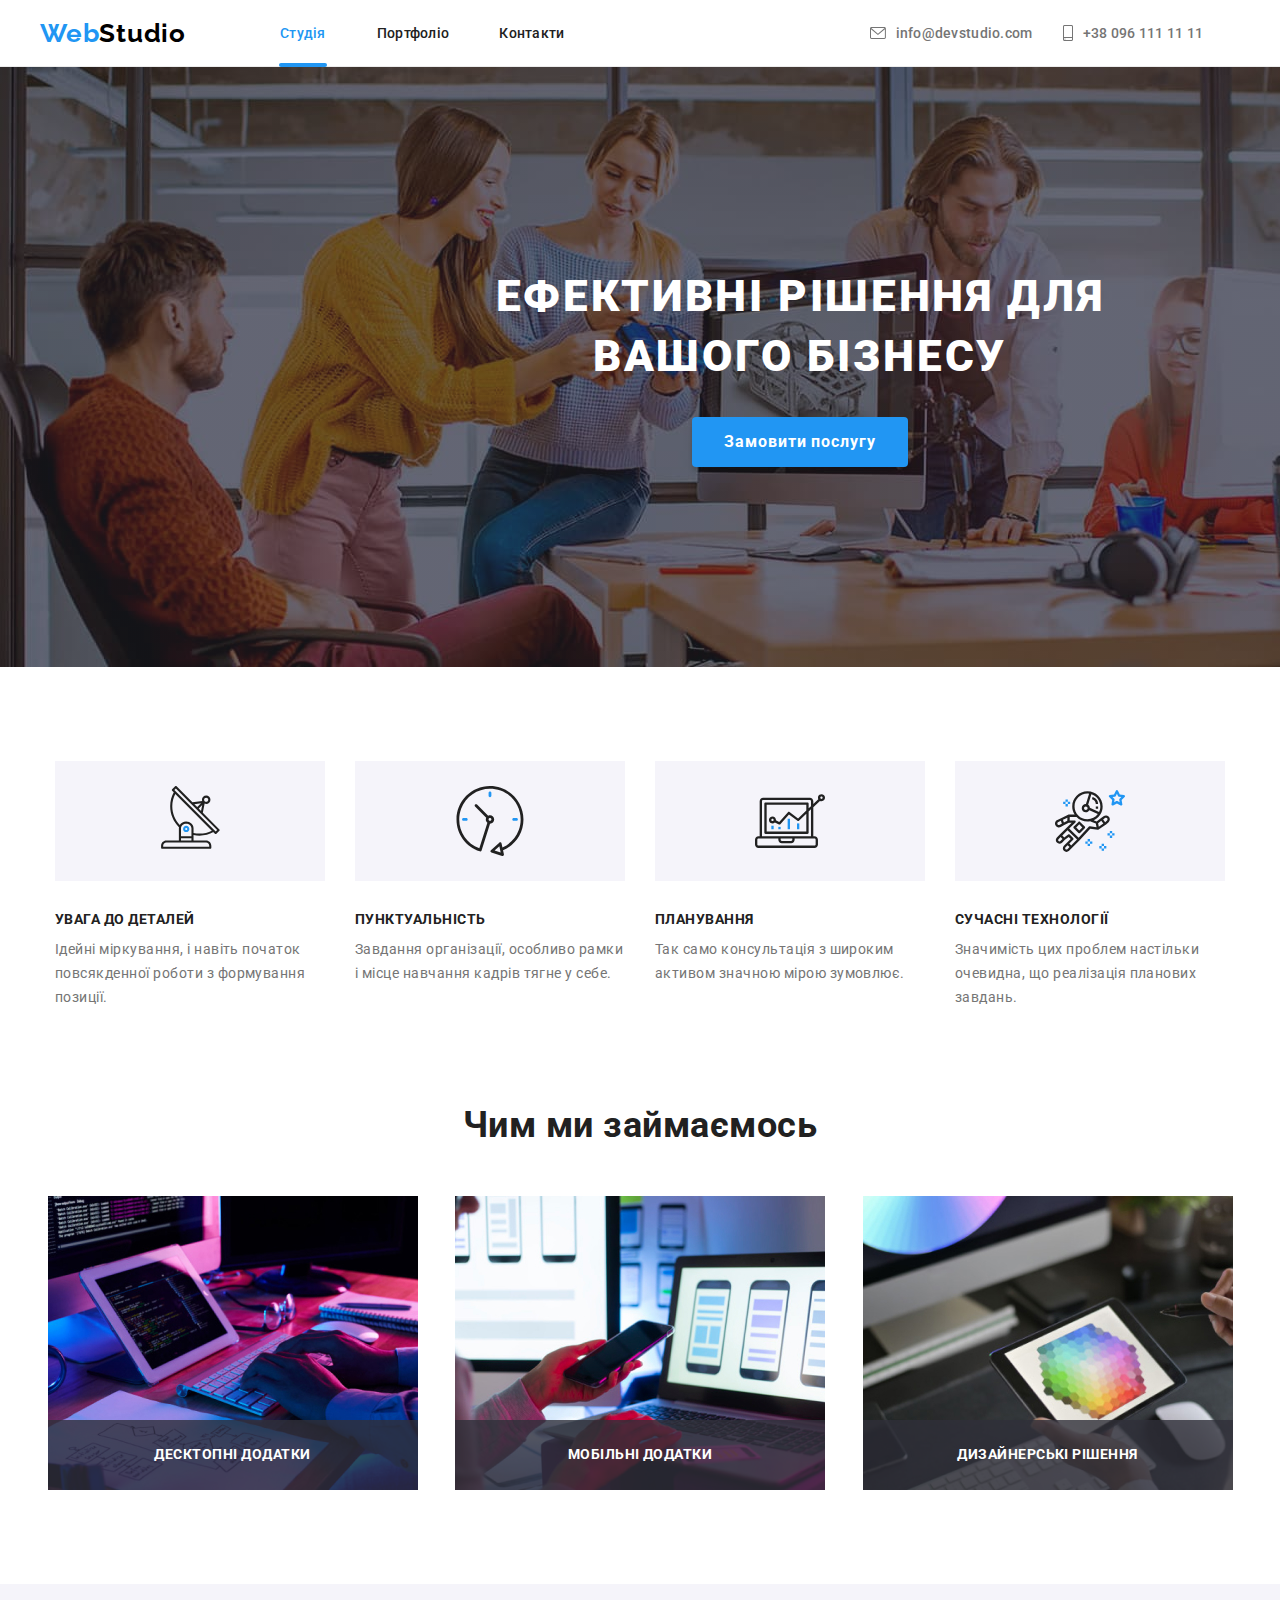
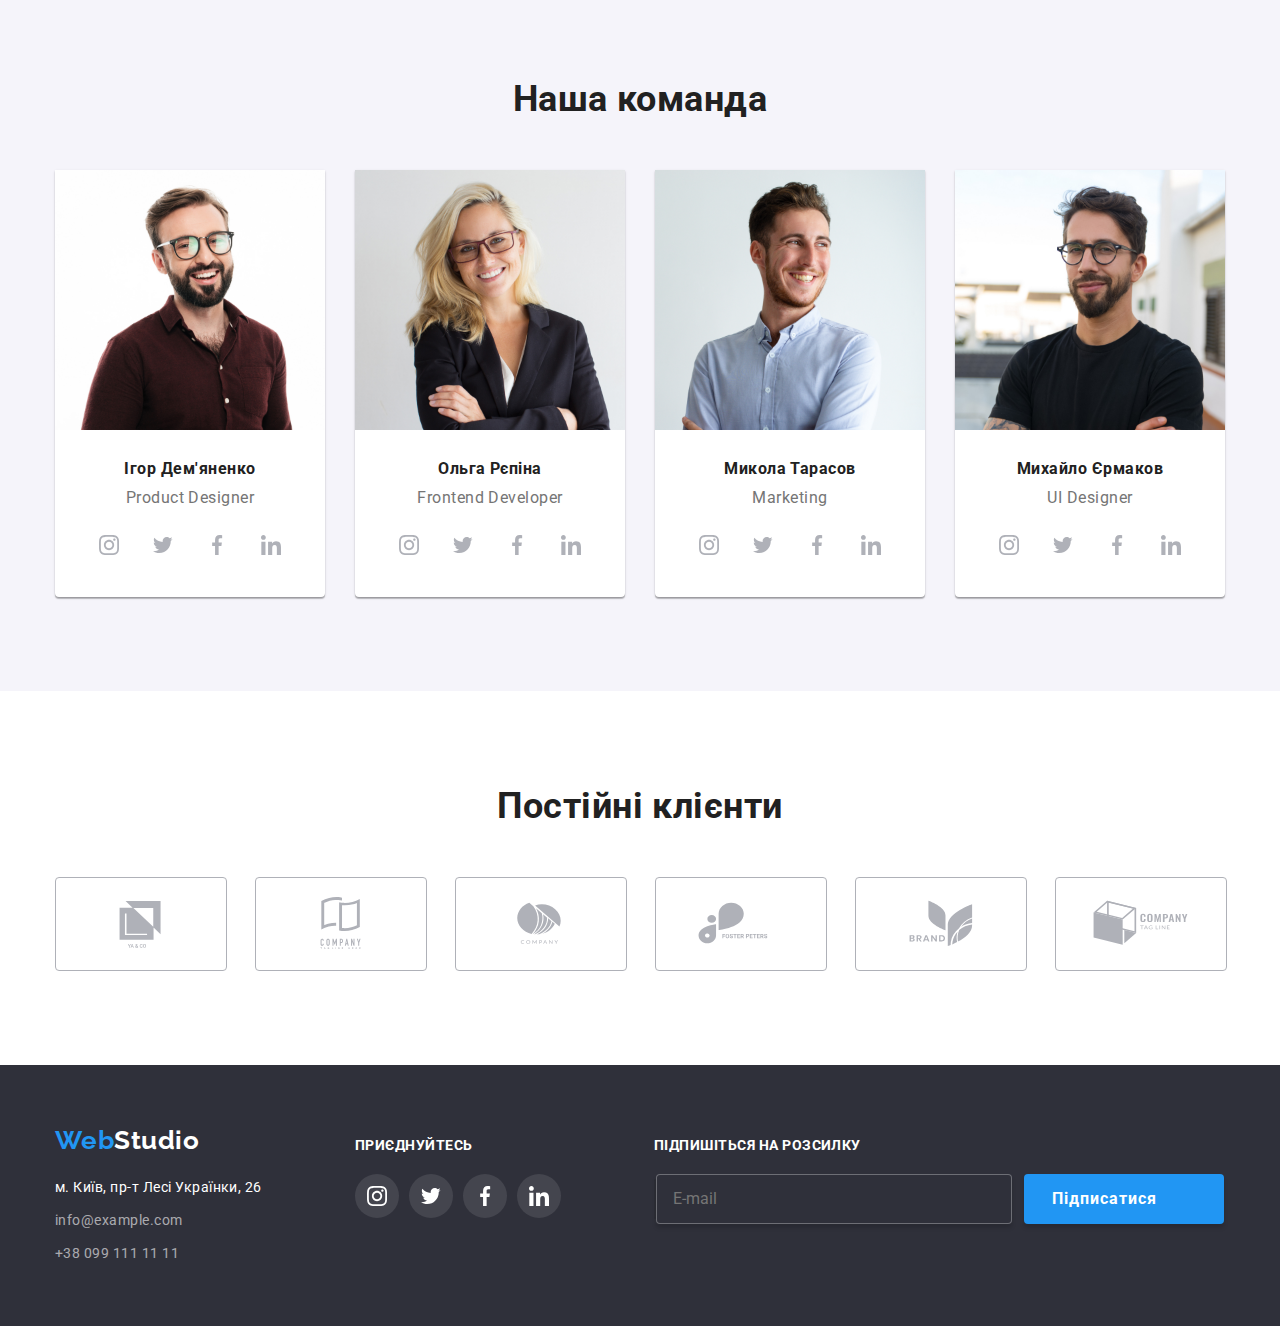
<file: index.html>
<!DOCTYPE html>
<html lang="uk">
<head>
  <meta charset="UTF-8" />
  <meta http-equiv="X-UA-Compatible" content="IE=edge" />
  <meta hero-iv-name="viewport" content="width=device-width, initial-scale=1.0" />
  <title>Головна</title>
  <link rel="preconnect" href="https://fonts.googleapis.com" />
  <link rel="preconnect" href="https://fonts.gstatic.com" crossorigin />
  <link href="https://fonts.googleapis.com/css2?family=Raleway:wght@700&family=Roboto:wght@400;500;700;900&display=swap"
    rel="stylesheet" />
  <link rel="stylesheet"
    href="https://cdnjs.cloudflare.com/ajax/libs/modern-normalize/1.1.0/modern-normalize.min.css" />
  <link rel="stylesheet" href="./css/main.min.css" /><link rel="stylesheet" href="./css/styles.css" />
</head>
<header class="header-line-border">
    <div class="container header-container">
      <a class="header-logo" href="index.html" title="Наш Логотип"><span class="header-logo-web">Web</span>Studio</a>
      <ul class="header-list">
        <li class="header-item">
          <a class="header-link current" href="./index.html" title="Наша Студія">Студія</a>
        </li>
        <li class="header-item">
          <a class="header-link-web" href="./portfolio.html" title="Наші проекти">Портфоліо</a>
        </li>
        <li class="header-item">
          <a class="header-link-web" href="./index.html" title="Наші контакти">Контакти</a>
        </li>
      </ul>
      <ul class="header-contact-list">
        <li class="header-contact-item">
          <a class="header-contact-link" href="mailto:info@devstudio.com">
            <svg class="header-mail-contact" width="16" height="12">
              <use href="./images/symbol-defs.svg#icon-envelope-hover-1"></use>
            </svg>
            info@devstudio.com
          </a>
        </li>
        <li class="header-contact-item">
          <a class="header-contact-link" href="tel:+380961111111">
            <svg class="header-tel-contact" width="10" height="16">
              <use href="./images/symbol-defs.svg#icon-smartphone1-1"></use>
            </svg>+38 096 111 11 11</a>
        </li>
      </ul>
    </div>
    </section>
  </header>
  <main>
    <section class="section hero">
      <div class="hero-container hero-overlay">
        <h1 class="hero-text">Ефективні рішення для вашого бізнесу</h1>
        <button type="button" class="hero-btn" data-modal-open>
          Замовити послугу
        </button>
      </div>
    </section>

    <!-- Section I I   I -->

    <section class="section hero-ii">
      <!-- Заголовок, которого не будет видно -->

      <h2 class="hero-ii-text visually-hidden">Правила нашої работи</h2>

      <ul class="hero-ii-container">
        <li class="hero-ii-item">
          <svg class="hero-ii-item-svg">
            <use href="./images/symbol-defs.svg#icon-antenna1"></use>
          </svg>
          <h3 class="hero-ii-title">УВАГА ДО ДЕТАЛЕЙ</h3>
          <p class="hero-ii-item-text">
            Ідейні міркування, і навіть початок повсякденної роботи з
            формування позиції.
          </p>
        </li>
        <li class="hero-ii-item">
          <svg class="hero-ii-item-svg">
            <use href="./images/symbol-defs.svg#icon-clock1"></use>
          </svg>
          <h3 class="hero-ii-title">Пунктуальність</h3>
          <p class="hero-ii-item-text">
            Завдання організації, особливо рамки і місце навчання кадрів тягне
            у себе.
          </p>
        </li>
        <li class="hero-ii-item">
          <svg class="hero-ii-item-svg">
            <use href="./images/symbol-defs.svg#icon-diagram1"></use>
          </svg>
          <h3 class="hero-ii-title">Планування</h3>
          <p class="hero-ii-item-text">
            Так само консультація з широким активом значною мірою зумовлює.
          </p>
        </li>
        <li class="hero-ii-item">
          <svg class="hero-ii-item-svg">
            <use href="./images/symbol-defs.svg#icon-astronaut1-1"></use>
          </svg>

          <h3 class="hero-ii-title">Сучасні технології</h3>
          <p class="hero-ii-item-text">
            Значимість цих проблем настільки очевидна, що реалізація планових
            завдань.
          </p>
        </li>
      </ul>
      <!-- Section I I I   -->
    </section>
    <section class="section hero-iii">
      <h2 class="hero-iii-title">Чим ми займаємось</h2>
      <ul class="container header-container">
        <li class="hero-iii-item">
          <div class="thumb">
            <img src="./images/box1.jpg" alt="Работа на планшеті" width="370" />
            <p class="hero-iii-desk">Десктопні додатки</p>
          </div>
        </li>
        <li class="hero-iii-item">
          <div class="thumb">
            <img src="./images/box2.jpg" alt="Перенесення даних з телефона на ноутбук" width="370" />
            <p class="hero-iii-desk">Мобільні додатки</p>
          </div>
        </li>
        <li class="hero-iii-item">
          <div class="thumb">
            <img src="./images/box3.jpg" alt="Выбір кольора на планшеті" width="370" />
            <p class="hero-iii-desk">Дизайнерські рішення</p>
          </div>
        </li>
      </ul>
    </section>
    <section class="section hero-iv-team">
      <h2 class="hero-iii-title">Наша команда</h2>
      <ul class="container container-team">
        <li class="hero-iv-item">
          <img src="./images/img1.jpg" alt="Портрет Ігоря" width="270" />
          <h3 class="hero-iv-name">Ігор Дем'яненко</h3>
          <p class="hero-iv-text">Product Designer</p>
          <ul class="social-list">
            <li>
              <a href="#" class="hero-iv-social-link">
                <svg class="hero-iv-soc" width="20" height="20">
                  <use href="./images/symbol-defs.svg#icon-instagram-new"></use>
                </svg>
              </a>
            </li>
            <li>
              <a href="#" class="hero-iv-social-link">
                <svg class="hero-iv-soc" width="20" height="20">
                  <use href="./images/symbol-defs.svg#icon-twitter-2"></use>
                </svg>
              </a>
            </li>
            <li>
              <a href="#" class="hero-iv-social-link">
                <svg class="hero-iv-soc" width="20" height="20">
                  <use href="./images/symbol-defs.svg#icon-facebook-1"></use>
                </svg>
              </a>
            </li>
            <li>
              <a href="#" class="hero-iv-social-link">
                <svg class="hero-iv-soc" width="20" height="20">
                  <use href="./images/symbol-defs.svg#icon-linkedin-1"></use>
                </svg>
              </a>
            </li>
          </ul>
        </li>
        <li class="hero-iv-item">
          <img src="./images/img2.jpg" alt="Портрет Ольги" width="270" />
          <h3 class="hero-iv-name">Ольга Рєпіна</h3>
          <p class="hero-iv-text">Frontend Developer</p>
          <ul class="social-list">
            <li>
              <a href="#" class="hero-iv-social-link">
                <svg class="hero-iv-soc" width="20" height="20">
                  <use href="./images/symbol-defs.svg#icon-instagram-new"></use>
                </svg>
              </a>
            </li>
            <li>
              <a href="#" class="hero-iv-social-link">
                <svg class="hero-iv-soc" width="20" height="20">
                  <use href="./images/symbol-defs.svg#icon-twitter-2"></use>
                </svg>
              </a>
            </li>
            <li>
              <a href="#" class="hero-iv-social-link">
                <svg class="hero-iv-soc" width="20" height="20">
                  <use href="./images/symbol-defs.svg#icon-facebook-1"></use>
                </svg>
              </a>
            </li>
            <li>
              <a href="#" class="hero-iv-social-link">
                <svg class="hero-iv-soc" width="20" height="20">
                  <use href="./images/symbol-defs.svg#icon-linkedin-1"></use>
                </svg>
              </a>
            </li>
          </ul>
        </li>
        <li class="hero-iv-item">
          <img src="./images/img3.jpg" alt="Портрет Миколи" width="270" />
          <h3 class="hero-iv-name">Микола Тарасов</h3>
          <p class="hero-iv-text">Marketing</p>
          <ul class="social-list">
            <li>
              <a href="#" class="hero-iv-social-link">
                <svg class="hero-iv-soc" width="20" height="20">
                  <use href="./images/symbol-defs.svg#icon-instagram-new"></use>
                </svg>
              </a>
            </li>
            <li>
              <a href="#" class="hero-iv-social-link">
                <svg class="hero-iv-soc" width="20" height="20">
                  <use href="./images/symbol-defs.svg#icon-twitter-2"></use>
                </svg>
              </a>
            </li>
            <li>
              <a href="#" class="hero-iv-social-link">
                <svg class="hero-iv-soc" width="20" height="20">
                  <use href="./images/symbol-defs.svg#icon-facebook-1"></use>
                </svg>
              </a>
            </li>
            <li>
              <a href="#" class="hero-iv-social-link">
                <svg class="hero-iv-soc" width="20" height="20">
                  <use href="./images/symbol-defs.svg#icon-linkedin-1"></use>
                </svg>
              </a>
            </li>
          </ul>
        </li>
        <li class="hero-iv-item">
          <img src="./images/img4.jpg" alt="Портрет Михайла" width="270" />
          <h3 class="hero-iv-name">Михайло Єрмаков</h3>
          <p class="hero-iv-text">UI Designer</p>
          <ul class="social-list">
            <li>
              <a href="#" class="hero-iv-social-link">
                <svg class="hero-iv-soc" width="20" height="20">
                  <use href="./images/symbol-defs.svg#icon-instagram-new"></use>
                </svg>
              </a>
            </li>
            <li>
              <a href="#" class="hero-iv-social-link">
                <svg class="hero-iv-soc" width="20" height="20">
                  <use href="./images/symbol-defs.svg#icon-twitter-2"></use>
                </svg>
              </a>
            </li>
            <li>
              <a href="#" class="hero-iv-social-link">
                <svg class="hero-iv-soc" width="20" height="20">
                  <use href="./images/symbol-defs.svg#icon-facebook-1"></use>
                </svg>
              </a>
            </li>
            <li>
              <a href="#" class="hero-iv-social-link">
                <svg class="hero-iv-soc" width="20" height="20">
                  <use href="./images/symbol-defs.svg#icon-linkedin-1"></use>
                </svg>
              </a>
            </li>
          </ul>
        </li>
      </ul>
    </section>
    <section class="section">
      <h2 class="hero-iii-title">Постійні клієнти</h2>
      <div class="container">
        <ul class="hero-iv-clients-list">
          <li class="hero-iv-clients-item">
            <a href="#" class="hero-iv-main-clients">
              <svg class="hero-iv-clients" width="170" height="92">
                <use href="./images/symbol-defs.svg#icon-Logo-5"></use>
              </svg>
            </a>
          </li>
          <li class="hero-iv-clients-item">
            <a href="#" class="hero-iv-main-clients">
              <svg class="hero-iv-clients" width="170" height="92">
                <use href="./images/symbol-defs.svg#icon-Logo-6"></use>
              </svg>
            </a>
          </li>
          <li class="hero-iv-clients-item">
            <a href="#" class="hero-iv-main-clients">
              <svg class="hero-iv-clients" width="170" height="92">
                <use href="./images/symbol-defs.svg#icon-Logo-7"></use>
              </svg>
            </a>
          </li>
          <li class="hero-iv-clients-item">
            <a href="#" class="hero-iv-main-clients">
              <svg class="hero-iv-clients" width="170" height="92">
                <use href="./images/symbol-defs.svg#icon-Logo-8"></use>
              </svg>
            </a>
          </li>
          <li class="hero-iv-clients-item">
            <a href="#" class="hero-iv-main-clients">
              <svg class="hero-iv-clients" width="170" height="92">
                <use href="./images/symbol-defs.svg#icon-Logo-9"></use>
              </svg>
            </a>
          </li>
          <li class="hero-iv-clients-item">
            <a href="#" class="hero-iv-main-clients">
              <svg class="hero-iv-clients" width="170" height="92">
                <use href="./images/symbol-defs.svg#icon-Logo-10"></use>
              </svg>
            </a>
          </li>
        </ul>
      </div>
    </section>
  </main>
  <footer class="footer-studio">
    <div class="container main-footer">
      <div class="footer-container">
        <a class="footer-text" href="./index.html" title="Наш Логотип"><span
            class="header-logo-web">Web</span>Studio</a>
        <ul class="footer-address-list">
          <li class="footer-item">
            <a class="footer-map" href="https://google.maps/" rel="noopener noreferrer">
              м. Київ, пр-т Лесі Українки, 26</a>
          </li>
          <li class="footer-item">
            <a class="footer-link" href="mailto:info@example.com">info@example.com</a>
          </li>
          <li class="footer-item">
            <a class="footer-link" href="tel:+380991111111">+38 099 111 11 11</a>
          </li>
        </ul>
      </div>
      <div class="footer-connect">
        <h3 class="footer-title">приєднуйтесь</h3>
        <ul class="footer-social-list">
          <li>
            <a href="#" class="footer-social-link">
              <svg class="footer-soc" width="20" height="20">
                <use href="./images/symbol-defs.svg#icon-instagram-new"></use>
              </svg>
            </a>
          </li>
          <li>
            <a href="#" class="footer-social-link">
              <svg class="footer-soc" width="20" height="20">
                <use href="./images/symbol-defs.svg#icon-twitter-2"></use>
              </svg>
            </a>
          </li>
          <li>
            <a href="#" class="footer-social-link">
              <svg class="footer-soc" width="20" height="20">
                <use href="./images/symbol-defs.svg#icon-facebook-1"></use>
              </svg>
            </a>
          </li>
          <li>
            <a href="#" class="footer-social-link">
              <svg class="footer-soc" width="20" height="20">
                <use href="./images/symbol-defs.svg#icon-linkedin-1"></use>
              </svg>
            </a>
          </li>
        </ul>
      </div>
      <div class="footer-field">
        <h3 class="footer-title-mail">Підпишіться на розсилку</h3>
        <div class="footer-buttons">
          <label class="footer-mail-label" for="footer-invite"></label>
          <input type="mail" class="footer-mail-input" name="footer-invite" placeholder="E-mail">
          <button type="button" class="footer-plane-btn">Підписатися
            <svg class="footer-plane-svg" width="24" height="24">
              <use href="./images/symbol-defs.svg#icon-icon-plane"></use>
            </svg>
          </button>
        </div>
      </div>
    </div>
    </div>
  </footer>
  <div class="backdrop is-hidden" data-modal>
    <div class="modal">
      <div class="icon-man">
        <button type="button" class="modal-x-btn" data-modal-close>
          <svg class="modular" width="11" height="11">
            <use href="./images/symbol-defs.svg#icon-x-icon-modal"></use>
          </svg>
        </button>
      </div>
      <div>
        <p class="modal-title">Залиште свої дані, ми вам передзвонимо</p>
        <form class="form-modal">
          <div class="modal-field">
            <label class="modal-label" for="user-text"><span>Імʼя</span></label>
            <input type="text" class="modal-input" name="user-text" autofocus required>
            <svg class="input-icon" width="18" height="18">
              <use href="./images/symbol-defs.svg#icon-vector"></use>
            </svg>
          </div>
          <div class="modal-field">
            <label class="modal-label" for="user-tel"><span>Телефон</span></label>
            <input type="tel" class="modal-input" name="user-tel" required>
            <svg class="input-icon" width="18" height="18">
              <use href="./images/symbol-defs.svg#icon-phone-black-18dp-1"></use>
            </svg>
          </div>
          <div class="modal-field">
            <label class="modal-label" for="user-mail"><span>Пошта</span></label>
            <input type="mail" class="modal-input" name="user-mail" required>
            <svg class="input-icon" width="18" height="18">
              <use href="./images/symbol-defs.svg#icon-email-black-18dp-1"></use>
            </svg>
          </div>
          <div class="modal-field">
            <label class="modal-label" for="comment">Коментар</label>
            <textarea class="comment-text" name="comment" id="comment" rows="5" placeholder="Введіть текст"></textarea>
          </div>
          <div class="checkbox">
            <input type="checkbox" id="check" class="checkbox-input" name="subscription">
            <label class="checkbox-text" for="check"><span class="icon-checkbox"></span>
              <span>Погоджуюся з розсилкою та приймаю <a class="check-title-link" href="">Умови договору</a></span>
            </label>
          </div>
      </div>
      <div class="modal-btn-flit">
        <button type="submit" class="modal-send-btn">Відправити</button>
      </div>
    </div>
    <script src="./js/modal.js"></script>
</body>
</html>
</file>
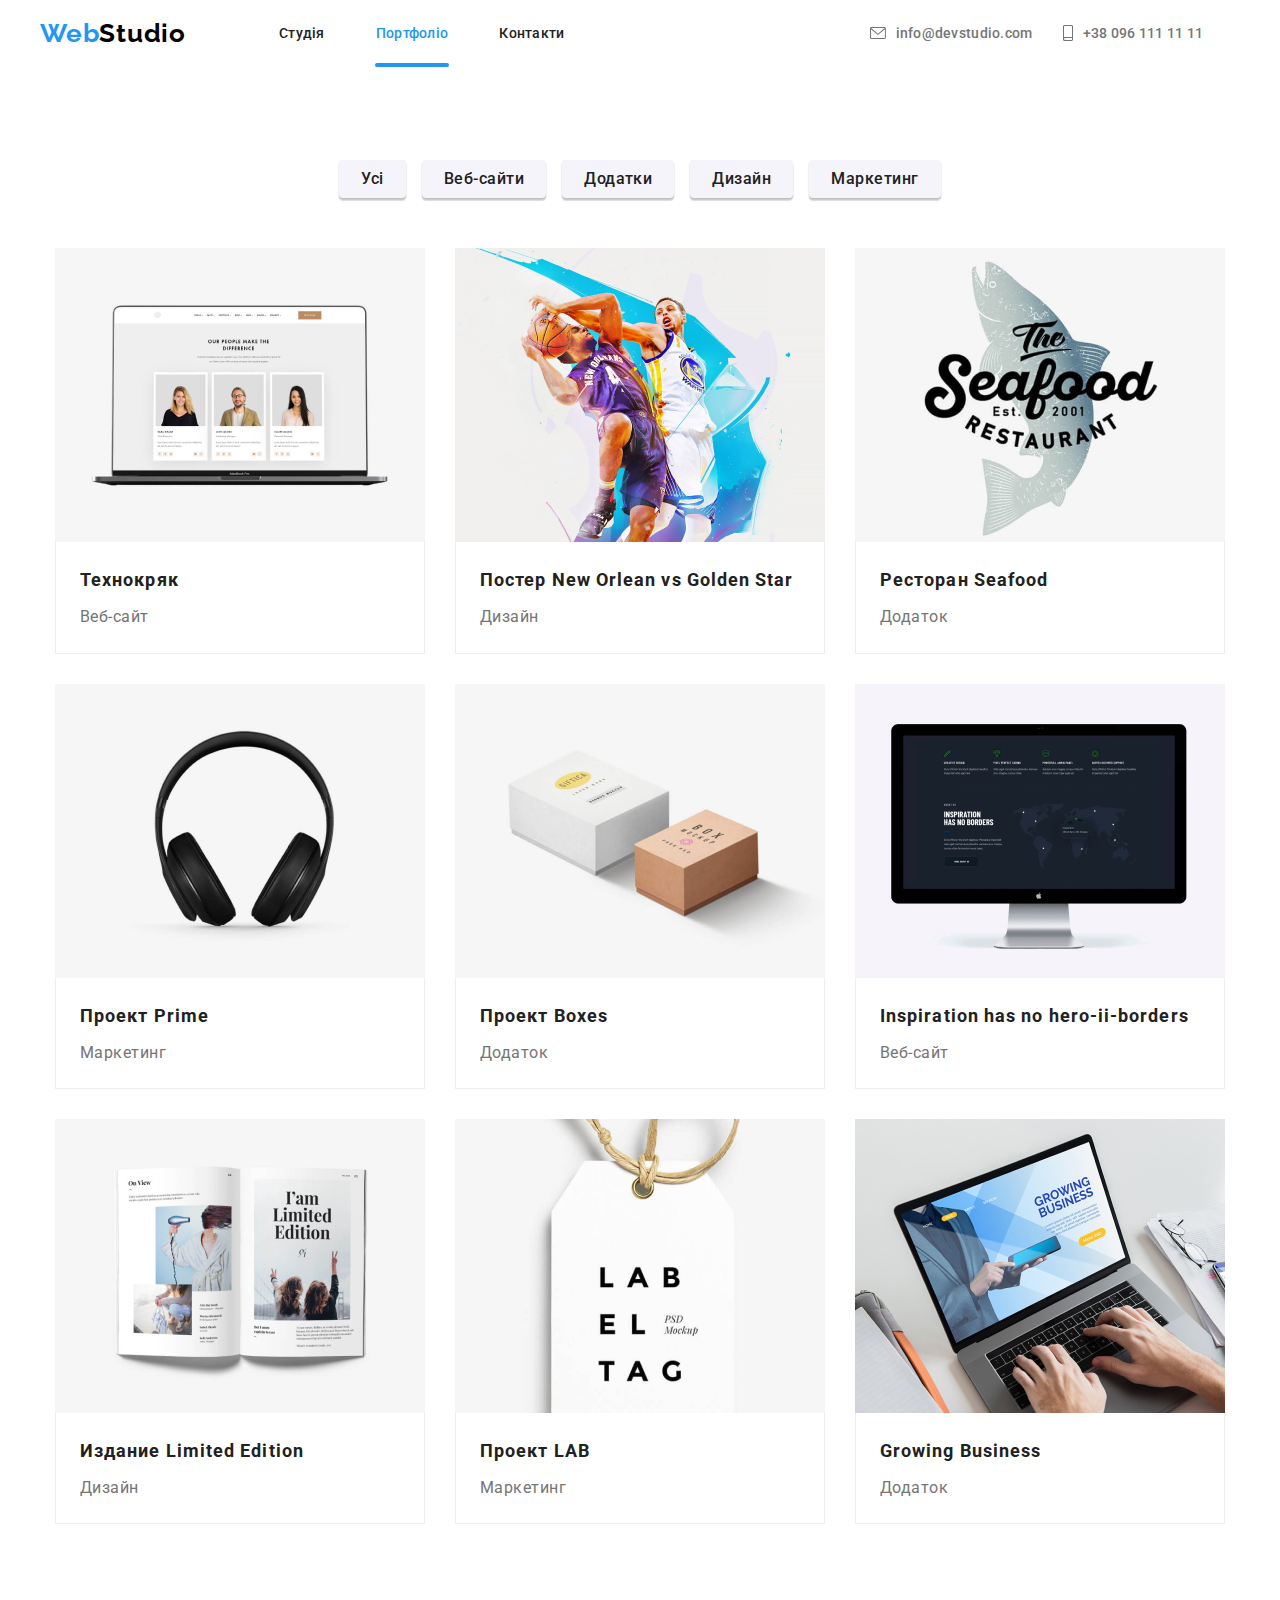
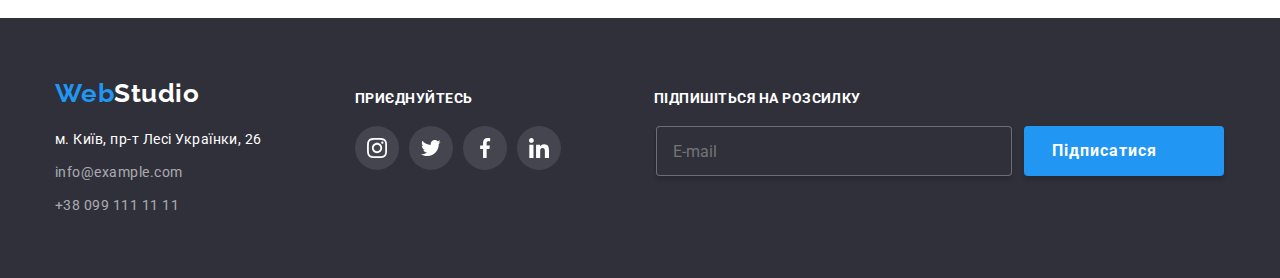
<file: portfolio.html>
<!DOCTYPE html>
<html lang="uk">

<head>
  <meta charset="UTF-8" />
  <meta http-equiv="X-UA-Compatible" content="IE=edge" />
  <meta hero-iv-name="viewport" content="width=device-width, initial-scale=1.0" />
  <title>Головна</title>
  <link rel="preconnect" href="https://fonts.googleapis.com" />
  <link rel="preconnect" href="https://fonts.gstatic.com" crossorigin />
  <link href="https://fonts.googleapis.com/css2?family=Raleway:wght@700&family=Roboto:wght@400;500;700;900&display=swap"
    rel="stylesheet" />
  <link rel="stylesheet"
    href="https://cdnjs.cloudflare.com/ajax/libs/modern-normalize/1.1.0/modern-normalize.min.css" />
  <link rel="stylesheet" href="./css/main.min.css" />
  <link rel="stylesheet" href="./css/styles.css" />
</head>

<body>
  <!--Шапка  с т о р і н к и-->
  <header class="line-border">
    <div class="container header-container">
      <a class="header-logo" href="index.html" title="Наш Логотип"><span class="header-logo-web">Web</span>Studio</a>
      <ul class="header-list">
        <li class="header-item">
          <a class="header-link-web" href="./index.html" title="Наша Студія">Студія</a>
        </li>
        <li class="header-item">
          <a class="header-link current" href="./portfolio.html" title="Наші проекти">Портфоліо</a>
        </li>
        <li class="header-item">
          <a class="header-link-web" href="./index.html" title="Наші контакти">Контакти</a>
        </li>
      </ul>
      <ul class="header-contact-list">
        <li class="header-contact-item">
          <a class="header-contact-link" href="mailto:info@devstudio.com">
            <svg class="header-mail-contact" width="16" height="12">
              <use href="./images/symbol-defs.svg#icon-envelope-hover-1"></use>
            </svg>
            info@devstudio.com
          </a>
        </li>
        <li class="header-contact-item">
          <a class="header-contact-link" href="tel:+380961111111">
            <svg class="header-tel-contact" width="10" height="16">
              <use href="./images/symbol-defs.svg#icon-smartphone1-1"></use>
            </svg>+38 096 111 11 11</a>
        </li>
      </ul>
    </div>
    </section>
  </header>
  <main>
    <section class="section">

      <h1 class="hero-port visually-hidden">Головна секція</h1>
      <div class="container">
        <ul class="header-container-port">
          <li class="hero-port-item"><button type="button" class="hero-port-btn">Усі</button></li>
          <li class="hero-port-item"><button type="button" class="hero-port-btn">Веб-сайти</button></li>
          <li class="hero-port-item"><button type="button" class="hero-port-btn">Додатки</button></li>
          <li class="hero-port-item"><button type="button" class="hero-port-btn">Дизайн</button></li>
          <li class="hero-port-item"><button type="button" class="hero-port-btn">Маркетинг</button></li>
        </ul>
        <!-- <section class="hero - ii - port"> -->
        <ul class="hero-ii-port-container">
          <li class="hero-ii-port-item">
            <div class="thumb-port">
              <img src="./images/img5.jpg" alt="Сайт ТЕХНОКРЯК" width="370" />
              <p class="hero-ii-port-move">Ресурс пропонує комплексні пропозиції
                з різним рівнем функціоналу та сервісів. Все це дозволить відвідувачу
                отримати вичерпні відомості про компанію чи приватну особу.</p>
            </div>
            <div class="hero-ii-border">
              <h2 class="hero-ii-port-title">Технокряк</h2>
              <p class="hero-ii-port-text">Веб-сайт</p>
            </div>
          </li>
          <li class="hero-ii-port-item">
            <div class="thumb-port">
              <img src="./images/img6.jpg" alt="Постер New Orlean vs Golden Star" width="370" />
              <p class="hero-ii-port-move">Ресурс пропонує комплексні пропозиції
                з різним рівнем функціоналу та сервісів. Все це дозволить відвідувачу
                отримати вичерпні відомості про компанію чи приватну особу.</p>
            </div>
            <div class="hero-ii-border">
              <div class="thumb-port">
                <h2 class="hero-ii-port-title">Постер New Orlean vs Golden Star</h2>
                <p class="hero-ii-port-text">Дизайн</p>
              </div>
          </li>
          <li class="hero-ii-port-item">
            <div class="thumb-port">
              <img src="./images/img7.jpg" alt="Ресторан Seafood" width="370" />
              <p class="hero-ii-port-move">Ресурс пропонує комплексні пропозиції
                з різним рівнем функціоналу та сервісів. Все це дозволить відвідувачу
                отримати вичерпні відомості про компанію чи приватну особу.</p>
            </div>
            <div class="hero-ii-border">
              <h2 class="hero-ii-port-title">Ресторан Seafood</h2>
              <p class="hero-ii-port-text">Додаток</p>
            </div>
          </li>
          <li class="hero-ii-port-item">
            <div class="thumb-port">
              <img src="./images/img8.jpg" alt="Проект Prime" width="370" />
              <p class="hero-ii-port-move">Ресурс пропонує комплексні пропозиції
                з різним рівнем функціоналу та сервісів. Все це дозволить відвідувачу
                отримати вичерпні відомості про компанію чи приватну особу.</p>
            </div>
            <div class="hero-ii-border">
              <h2 class="hero-ii-port-title">Проект Prime</h2>
              <p class="hero-ii-port-text">Маркетинг</p>
            </div>
          </li>
          <li class="hero-ii-port-item">
            <div class="thumb-port">
              <img src="./images/img9.jpg" alt="Проект Boxes" width="370" />
              <p class="hero-ii-port-move">Ресурс пропонує комплексні пропозиції
                з різним рівнем функціоналу та сервісів. Все це дозволить відвідувачу
                отримати вичерпні відомості про компанію чи приватну особу.</p>
            </div>
            <div class="hero-ii-border">
              <h2 class="hero-ii-port-title">Проект Boxes</h2>
              <p class="hero-ii-port-text">Додаток</p>
            </div>
          </li>
          <li class="hero-ii-port-item">
            <div class="thumb-port">
              <img src="./images/img10.jpg" alt="Inspiration has no Borders" width="370" />
              <p class="hero-ii-port-move">Ресурс пропонує комплексні пропозиції
                з різним рівнем функціоналу та сервісів. Все це дозволить відвідувачу
                отримати вичерпні відомості про компанію чи приватну особу.</p>
            </div>
            <div class="hero-ii-border">
              <h2 class="hero-ii-port-title">Inspiration has no hero-ii-borders</h2>
              <p class="hero-ii-port-text">Веб-сайт</p>
            </div>
          </li>
          <li class="hero-ii-port-item">
            <div class="thumb-port">
              <img src="./images/img11.jpg" alt="Видання Limited Edition" width="370" />
              <p class="hero-ii-port-move">Ресурс пропонує комплексні пропозиції
                з різним рівнем функціоналу та сервісів. Все це дозволить відвідувачу
                отримати вичерпні відомості про компанію чи приватну особу.</p>
            </div>
            <div class="hero-ii-border">
              <h2 class="hero-ii-port-title">Издание Limited Edition</h2>
              <p class="hero-ii-port-text">Дизайн</p>
            </div>
          </li>
          <li class="hero-ii-port-item">
            <div class="thumb-port">
              <img src="./images/img12.jpg" alt="Проект LAB" width="370" />
              <p class="hero-ii-port-move">Ресурс пропонує комплексні пропозиції
                з різним рівнем функціоналу та сервісів. Все це дозволить відвідувачу
                отримати вичерпні відомості про компанію чи приватну особу.</p>
            </div>
            <div class="hero-ii-border">
              <h2 class="hero-ii-port-title">Проект LAB</h2>
              <p class="hero-ii-port-text">Маркетинг</p>
            </div>
          </li>
          <li class="hero-ii-port-item">
            <div class="thumb-port">
              <img src="./images/img13.jpg" alt="Growing Business" width="370" />
              <p class="hero-ii-port-move">Ресурс пропонує комплексні пропозиції
                з різним рівнем функціоналу та сервісів. Все це дозволить відвідувачу
                отримати вичерпні відомості про компанію чи приватну особу.</p>
            </div>
            <div class="hero-ii-border">
              <h2 class="hero-ii-port-title">Growing Business</h2>
              <p class="hero-ii-port-text">Додаток</p>
            </div>
          </li>
        </ul>
      </div>
    </section>
  </main>
  <footer class="footer-studio">
    <div class="container main-footer">
      <div class="footer-container">
        <a class="footer-text" href="./index.html" title="Наш Логотип"><span
            class="header-logo-web">Web</span>Studio</a>
        <ul class="footer-address-list">
          <li class="footer-item">
            <a class="footer-map" href="https://google.maps/" rel="noopener noreferrer">
              м. Київ, пр-т Лесі Українки, 26</a>
          </li>
          <li class="footer-item">
            <a class="footer-link" href="mailto:info@example.com">info@example.com</a>
          </li>
          <li class="footer-item">
            <a class="footer-link" href="tel:+380991111111">+38 099 111 11 11</a>
          </li>
        </ul>
      </div>
      <div class="footer-connect">
        <h3 class="footer-title">приєднуйтесь</h3>
        <ul class="footer-social-list">
          <li>
            <a href="#" class="footer-social-link">
              <svg class="footer-soc" width="20" height="20">
                <use href="./images/symbol-defs.svg#icon-instagram-new"></use>
              </svg>
            </a>
          </li>
          <li>
            <a href="#" class="footer-social-link">
              <svg class="footer-soc" width="20" height="20">
                <use href="./images/symbol-defs.svg#icon-twitter-2"></use>
              </svg>
            </a>
          </li>
          <li>
            <a href="#" class="footer-social-link">
              <svg class="footer-soc" width="20" height="20">
                <use href="./images/symbol-defs.svg#icon-facebook-1"></use>
              </svg>
            </a>
          </li>
          <li>
            <a href="#" class="footer-social-link">
              <svg class="footer-soc" width="20" height="20">
                <use href="./images/symbol-defs.svg#icon-linkedin-1"></use>
              </svg>
            </a>
          </li>
        </ul>
      </div>
      <div class="footer-field">
        <h3 class="footer-title-mail">Підпишіться на розсилку</h3>
        <div class="footer-buttons">
          <label class="footer-mail-label" for="footer-invite"></label>
          <input type="mail" class="footer-mail-input" name="footer-invite" placeholder="E-mail">
          <button type="button" class="footer-plane-btn">Підписатися
            <svg class="footer-plane-svg" width="24" height="24">
              <use href="./images/symbol-defs.svg#icon-icon-plane"></use>
            </svg>
          </button>
        </div>
      </div>
    </div>
    </div>
  </footer>
</body>

</html>
</file>
<file: css/styles.css>
/* --------------------PORTFOLIO_______________________ */
</file>
<file: css/main.min.css>
:root{--text-color: #757575;--title-color: #212121;--color-blue: #2196f3;--color-white: #ffffff;--color-black: #000000;--color-red: #990909;--color-footer: #2f303a;--color-whitesemi: rgba(255, 255, 255, 0.6);--color-button-grey: #f5f4fa;--color-button-blue: #188ce8}.visually-hidden{position:absolute;white-space:nowrap;width:1px;height:1px;overflow:hidden;border:0;padding:0;clip:rect(0 0 0 0);clip-path:inset(50%);margin:-1px}html{box-sizing:border-box}*,*::before *::after{box-sizing:inherit}*{text-decoration:none;list-style:none}h1,h2,h3,h4,p,ul{margin:0;padding:0}ul,ol{margin-top:0;margin-bottom:0;padding-left:0}body{background-color:#fff;color:var(--title-color);font-family:Roboto,sans-serif;font-weight:500;letter-spacing:.03em}img{display:block;max-width:100%}.section{padding-top:94px;padding-bottom:94px}.container{max-width:1200px;width:100%;padding:0 15px;margin:0 auto}.hero-overlay{margin-left:0;margin-right:auto;max-width:1600px;height:600px;background-color:#c4c4c4;background-image:linear-gradient(to right, rgba(47, 48, 58, 0.4), rgba(47, 48, 58, 0.4)),url("../images/img14.jpg");background-size:contain;background-position:center}.hero{padding-top:0;height:600px;text-align:center;background-color:var(--color-footer);margin:0 auto 0;width:1600px}.hero-container{display:block;align-items:center}.hero-text{padding-top:200px;margin:0 auto 30px;width:696px;text-align:center;justify-content:center;color:var(--color-white);font-weight:900;font-size:44px;line-height:1.36;text-transform:uppercase;letter-spacing:.06em}.hero-btn{display:inline-block;min-width:200px;padding:10px 32px;border-radius:4px;box-shadow:0px 4px 4px rgba(0,0,0,.15);background-color:var(--color-blue);color:var(--color-white);font-family:Roboto;font-weight:700;font-size:16px;line-height:1.88;letter-spacing:.06em;cursor:pointer;border:none;transition:background-color 250ms cubic-bezier(0.4, 0, 0.2, 1)}.hero-btn:hover,.hero-btn:focus{background-color:var(--color-button-blue)}.hero-ii{padding-top:0;margin:0 auto 0;text-align:center}.hero-ii-container{padding-top:0;justify-content:center;display:flex;padding-top:94px;gap:30px}.hero-ii-item{display:block;padding-bottom:0;gap:30px;width:270px}.hero-ii-item-svg{display:block;padding:25px 100px 25px;width:270px;height:120px;background-position:center;background-color:var(--color-button-grey);background-size:contain;margin-bottom:30px}.hero-ii-item{display:block;padding-bottom:0;gap:30px;width:270px}.social-list-container{display:flex;justify-content:center}.hero-ii-title{text-align:left;margin-bottom:10px;color:var(--title-color);font-weight:700;font-size:14px;line-height:1.17;text-transform:uppercase}.hero-ii-item-text{text-align:left;color:var(--text-color);font-weight:400;font-size:14px;line-height:1.71}.hero-iii{padding-top:0;margin:0 auto;text-align:center}.hero-iii-item{display:block;margin:0 auto;text-align:center}.hero-iii-desk{display:flex;position:absolute;bottom:0;left:0;width:370px;height:70px;align-items:center;justify-content:center;background-color:rgba(47,48,58,.8);color:var(--color-white);font-weight:700;font-size:14px;line-height:1.17;text-transform:uppercase}.hero-iii-title{margin-bottom:50px;color:var(--title-color);font-weight:700;font-size:36px;line-height:1.17;text-align:center}.hero-iii-item:not(:last-child){margin-right:30px}.container.header-container{display:flex;padding:0 0}.container-team{display:flex;align-items:center;padding:0}.hero-iv-team{margin:0 auto;text-align:center;background-color:var(--color-button-grey)}.hero-iv-item{padding:0;margin:0 auto;text-align:center;gap:30px}.hero-iv-item{border-radius:0px 0px 4px 4px;background-color:#fff;box-shadow:0px 1px 3px rgba(0,0,0,.12),0px 1px 1px rgba(0,0,0,.14),0px 2px 1px rgba(0,0,0,.2)}.hero-iv-worker{display:block;width:270px;text-align:center}.hero-iv-name{padding-top:30px;margin-bottom:10px;color:var(--title-color);font-size:16px;line-height:1.17}.hero-iv-text{margin-bottom:16px;color:var(--text-color);font-weight:400;font-size:16px;line-height:1.17}.social-list{display:flex;justify-content:center;gap:10px}.hero-iv-soc{fill:#afb1b8;transition:fill 250ms cubic-bezier(0.4, 0, 0.2, 1)}.hero-iv-social-link{display:flex;width:44px;height:44px;align-items:center;justify-content:center;background-color:var(--color-white);border-radius:50%;margin-bottom:30px;transition:background-color 250ms cubic-bezier(0.4, 0, 0.2, 1)}.hero-iv-social-link:hover,.hero-iv-social-link:focus{background-color:var(--color-blue)}.hero-iv-social-link:hover .hero-iv-soc,.hero-iv-social-link:focus .hero-iv-soc{fill:var(--color-white)}.hero-iv-clients{display:flex;padding:16px 16px;background-position:center;background-size:contain;fill:#afb1b8;transition:fill 250ms cubic-bezier(0.4, 0, 0.2, 1)}.hero-iv-clients:hover,.hero-iv-clients:focus{fill:var(--color-blue)}.hero-iv-main-clients{display:flex;border:1px solid #afb1b8;border-radius:4px;transition:border 250ms cubic-bezier(0.4, 0, 0.2, 1)}.hero-iv-main-clients:hover,.main-clients:focus{border:1px solid var(--color-blue)}.hero-iv-clients-list{display:flex;justify-content:center;gap:30px;margin:0}.hero-iv-clients-item{display:flex;justify-self:center;min-width:170px;max-width:170px}.hero-port-list{margin-bottom:50px;display:flex;justify-content:center;border:none}.hero-port-item{color:var(--title-color);font-weight:500;font-size:16px;line-height:1.63;letter-spacing:.03em;cursor:pointer;border-radius:4px;border:none}.hero-port-item:not(:last-child){margin-right:8px;background-color:var(--color-button-grey)}.hero-port-btn{padding:6px 22px;background-color:var(--color-button-grey);color:var(--title-color);font-family:Roboto;font-weight:500;font-size:16px;line-height:1.63;letter-spacing:.03em;box-shadow:0px 3px 1px rgba(0,0,0,.1),0px 1px 2px rgba(0,0,0,.08),0px 2px 2px rgba(0,0,0,.12);border-radius:4px;border:none;transition:background-color 250ms cubic-bezier(0.4, 0, 0.2, 1),color 250ms cubic-bezier(0.4, 0, 0.2, 1)}.hero-port-btn:hover,.hero-port-btn:focus{background-color:var(--color-button-blue);color:var(--color-white)}.hero-ii-port{padding:0;margin:0 auto;text-align:center;width:1600px}.hero-ii-port-container{display:flex;flex-wrap:wrap;margin:0 auto}.hero-ii-port-item{margin-right:30px;margin-bottom:30px;width:370px;text-align:left;box-shadow:0px 4px 4px 0px rgba(0,0,0,0);transition:box-shadow 250ms cubic-bezier(0.4, 0, 0.2, 1)}.hero-ii-port-item:hover,.hero-ii-port-item:focus{box-shadow:0px 4px 4px 0px rgba(0,0,0,.25)}.hero-ii-port-item:nth-child(3n){margin-right:0}.hero-ii-port-item:nth-last-child(-n+3){margin-bottom:0}.thumb-port{position:relative;overflow:hidden}.hero-ii-port-move{display:flex;position:absolute;padding:63px 24px;top:0;left:0;width:370px;height:294px;align-items:center;justify-content:center;background:rgba(33,150,243,.9);color:var(--color-white);font-weight:400;font-size:18px;line-height:1.55;transform:translateY(100%);transition:transform 250ms cubic-bezier(0.4, 0, 0.2, 1)}.hero-ii-port-item:hover .hero-ii-port-move,.hero-ii-port-item:focus .hero-ii-port-move{transform:translateY(0)}.thumb{position:relative}.hero-ii-border{padding-top:20px;padding-left:24px;padding-bottom:20px;border-left:1px solid #eee;border-bottom:1px solid #eee;border-right:1px solid #eee}.hero-ii-port-title{margin-bottom:4px;color:var(--title-color);font-family:Roboto;font-weight:700;font-size:18px;line-height:2;letter-spacing:.06em;text-transform:none}.hero-ii-port-text{font-weight:400;color:var(--text-color);font-size:16px;line-height:1.88}.header-line-border{border-bottom:1px solid #ececec;margin:0 auto}.header-link{display:block;position:relative;padding:25px 1px;color:var(--color-blue);font-family:Roboto;font-weight:500;font-size:14px;line-height:1.17;letter-spacing:.02em;transition:color 250ms cubic-bezier(0.4, 0, 0.2, 1)}.header-link:hover,.header-link:focus{color:var(--color-blue)}.current::after{position:absolute;left:0;display:block;content:"";height:4px;width:100%;bottom:-1px;background-color:var(--color-blue);border-radius:2px}.header-link:active{color:var(--color-blue)}.header-link-web{display:block;padding:25px 0;color:var(--title-color);font-family:Roboto;font-weight:500;font-size:14px;line-height:1.17;letter-spacing:.02em;transition:color 250ms cubic-bezier(0.4, 0, 0.2, 1)}.header-link-web:hover,.header-lin-webk:focus{color:var(--color-blue)}.header-link-web:active{color:var(--color-blue)}.header-container{display:flex;align-items:center}.header-container-port{display:flex;margin-bottom:50px;align-items:center;justify-content:center;gap:8px}.header-logo{display:block;margin-right:93px;color:var(--color-black);font-family:Raleway;font-weight:700;font-size:26px;line-height:1.17;letter-spacing:.03em}.header-logo-web{color:var(--color-blue);font-family:Raleway;font-weight:700;font-size:26px;line-height:1.17;letter-spacing:.03em}.header-list{display:flex;margin-right:305px;justify-content:flex-start;gap:50px}.header-contact-list{display:flex;justify-content:flex-end}.header-contact-item{display:flex;align-items:center;justify-content:space-between}.header-contact-link{display:flex;align-items:center;color:var(--text-color);font-size:14px;line-height:1.17;letter-spacing:.02em;transition:color 250ms cubic-bezier(0.4, 0, 0.2, 1)}.header-contact-item:not(:last-child){margin-right:30px}.header-mail-contact{margin-right:10px;fill:var(--text-color);transition:fill 250ms cubic-bezier(0.4, 0, 0.2, 1)}.header-tel-contact{margin-right:10px;fill:var(--text-color);transition:fill 250ms cubic-bezier(0.4, 0, 0.2, 1)}.header-contact-link:hover,.header-contact-link:focus{color:var(--color-blue)}.header-contact-link:hover .header-mail-contact,.header-contact-link:focus .header-mail-contact{fill:var(--color-blue)}.header-contact-link:hover .header-tel-contact,.header-contact-link:focus .header-tel-contact{fill:var(--color-blue)}footer{margin:0 auto;text-align:left;background-color:var(--color-footer)}.footer-studio{padding-top:60px;padding-bottom:60px}.footer-text{display:block;text-align:left;margin-bottom:20px;color:var(--color-white);font-family:Raleway;font-weight:700;font-size:26px;line-height:1.11;font-style:normal}.footer-container{display:block}.footer-item{display:block}.footer-container .footer-item:not(:last-child){margin-bottom:9px}.footer-map{display:block;text-align:left;color:var(--color-white);font-weight:400;font-size:14px;line-height:1.71;font-style:normal;transition:color 250ms cubic-bezier(0.4, 0, 0.2, 1)}.footer-map:hover,.footer-map:focus{color:var(--color-blue)}.main-footer{display:flex;align-items:flex-start;justify-content:left}.footer-connect{display:block;padding-top:12px;margin-left:93px}.footer-link{display:block;text-align:left;color:var(--color-whitesemi);font-weight:400;font-size:14px;line-height:1.71;text-decoration-line:none;font-style:normal;transition:color 250ms cubic-bezier(0.4, 0, 0.2, 1)}.footer-link:hover,.footer-link:focus{color:var(--color-blue)}.footer-title{text-align:left;margin-bottom:20px;color:var(--color-white);font-weight:700;font-size:14px;line-height:1.17;text-transform:uppercase}.footer-social-list{display:flex;justify-content:center;gap:10px}.footer-soc{fill:var(--color-white)}.footer-social-link{display:flex;width:44px;height:44px;align-items:center;justify-content:center;background-color:rgba(255,255,255,.1);border-radius:50%;transition:background-color 250ms cubic-bezier(0.4, 0, 0.2, 1)}.footer-social-link:hover,.footer-social-link:focus{background-color:var(--color-blue)}.footer-social-link:hover .footer-soc,.footer-social-link:focus .footer-soc{fill:var(--color-white)}.footer-field{display:block;justify-content:start;padding-left:93px;width:570px}.footer-mail-label{padding-left:12px 42px;height:40px;border:1px solid rgba(33,33,33,.2);border-radius:4px;font-family:Roboto;font-style:normal;font-weight:400;font-size:12px;line-height:14px;letter-spacing:.01em;cursor:pointer}.footer-title-mail{position:relative;margin-bottom:20px;padding-top:12px;text-align:left;color:var(--color-white);font-weight:700;font-size:14px;line-height:1.17;text-transform:uppercase}.footer-buttons{display:flex;justify-content:center;align-items:center;width:570px}.footer-mail-input{width:358px;align-items:center;padding-left:16px;font-family:"Roboto";font-style:normal;font-weight:400;font-size:16px;line-height:1.25;height:50px;border:1px solid rgba(255,255,255,.3);box-shadow:0px 4px 4px rgba(0,0,0,.15);border-radius:4px;background-color:var(--color-footer)}.footer-plane-btn{display:inline-flex;width:200px;padding-right:215px;height:50px;margin-left:12px;padding:10px 28px;border-radius:4px;box-shadow:0px 4px 4px rgba(0,0,0,.15);background-color:var(--color-blue);color:var(--color-white);font-family:Roboto;font-weight:700;font-size:16px;line-height:1.88;letter-spacing:.06em;cursor:pointer;border:none;transition:background-color 250ms cubic-bezier(0.4, 0, 0.2, 1)}.footer-plane-svg{margin-left:10px;justify-content:center;align-items:center;right:20px}.backdrop{position:fixed;top:0;left:0;width:100%;height:100%;background-color:rgba(0,0,0,.2);opacity:1;transition:opacity 250ms cubic-bezier(0.4, 0, 0.2, 1),visibility 250ms cubic-bezier(0.4, 0, 0.2, 1)}.modal{position:absolute;top:50%;left:50%;width:528px;min-height:581px;background-color:#fff;border-radius:10px;transform:translate(-50%, -50%) scale(1);transition:transform 250ms cubic-bezier(0.4, 0, 0.2, 1);transition:translateY -50%,-50%}.backdrop.is-hidden .modal{transform:translate(-50%, -50%) scale(0)}.is-hidden{opacity:0;visibility:hidden;pointer-events:none}.icon-man{display:flex;position:relative}.modal-title{padding-top:40px;margin-bottom:15px;text-align:center;font-family:Roboto;font-weight:700;font-size:20px;line-height:1.172;letter-spacing:.03em;text-transform:none}.modal-x-btn{display:flex;justify-content:center;align-items:center;position:absolute;right:8px;top:7px;width:30px;height:30px;border-radius:50%;border:1px solid rgba(0,0,0,.1);background-color:rgba(0,0,0,0);cursor:pointer}.modular{position:absolute;display:flex;fill:#000;top:50%;transform:translateY(-50%);cursor:pointer;transition:fill 250ms cubic-bezier(0.4, 0, 0.2, 1)}.modal-close:hover .modular{fill:var(--color-blue)}.form-modal{display:flex;flex-direction:column;margin-bottom:72px;height:342px;padding-left:40px;padding-right:40px}.modal-field{position:relative;display:flex;flex-direction:column;width:448px;margin-bottom:10px}.modal-label{display:flex;margin-bottom:4px;left:20px;font-family:Roboto;font-style:normal;font-weight:400;font-size:12px;line-height:14px;color:var(--text-color);letter-spacing:.01em;transition:color 250ms cubic-bezier(0.4, 0, 0.2, 1)}.modal-input{padding-left:41px;position:relative;padding-left:12px 42px;width:100%;height:40px;border:1px solid rgba(33,33,33,.2);border-radius:4px;font-family:Roboto;font-style:normal;font-weight:400;font-size:12px;line-height:14px;letter-spacing:.01em;cursor:pointer;transition:border 250ms cubic-bezier(0.4, 0, 0.2, 1)}.comment-text{position:relative;padding:12px 16px;width:100%;height:120px;border:1px solid rgba(33,33,33,.2);border-radius:4px;font-family:"Roboto";font-style:normal;font-weight:400;font-size:12px;line-height:14px;letter-spacing:.01em;color:rgba(117,117,117,.5);cursor:pointer}.comment-text:hover{border-color:var(--color-blue)}.modal-input:hover,.modal-input:focus{border-color:var(--color-blue)}.input-icon{position:absolute;fill:var(--color-black);left:12px;top:30px;transition:fill 250ms cubic-bezier(0.4, 0, 0.2, 1)}.input-icon:hover,.input-icon:focus{fill:var(--color-blue)}.modal-input:hover+.input-icon,.modal-input:focus+.input-icon{fill:var(--color-blue)}.online-comment::placeholder{font-family:"Roboto";font-style:normal;font-weight:400;font-size:12px;line-height:14px;letter-spacing:.01em;color:rgba(117,117,117,.5)}.forest-input{display:flex;align-items:center;margin-right:8.38px;color:var(--color-blue)}.modal-send-btn{width:200px;height:40px;border-radius:4px;box-shadow:0px 4px 4px rgba(0,0,0,.15);background-color:var(--color-blue);color:var(--color-white);font-family:Roboto;font-weight:700;font-size:16px;line-height:1.875;cursor:pointer;border:none;transition:background-color 250ms cubic-bezier(0.4, 0, 0.2, 1)}.modal-send-btn:hover,.modal-send-btn:focus{background-color:var(--color-button-blue)}.forest{display:flex;justify-content:center;align-items:center;margin-bottom:17px}.modal-conditions-link{display:flex;margin-bottom:50px;justify-content:center;align-items:center;margin-bottom:0;font-family:"Roboto";font-style:normal;font-weight:400;font-size:14px;line-height:1.714;color:var(--color-blue)}.modal-btn-flit{display:flex;justify-content:center;align-items:center}.modal-conditions{display:flex;justify-content:center;align-items:center;font-family:Roboto;font-style:normal;font-weight:400;font-size:12px;line-height:1.167;color:var(---text-color);letter-spacing:.01em}.checkbox{position:relative;text-align:center;align-items:center;justify-content:center}.checkbox .checkbox-text{display:inline-flex;font-family:"Roboto";font-style:normal;font-weight:400;font-size:14px;line-height:1.714;letter-spacing:.03em}.checkbox-input{padding-bottom:18px;appearance:none;position:absolute;background-color:var(--color-white);transition:background-color 250ms cubic-bezier(0.4, 0, 0.2, 1)}.checkbox-input:checked+.checkbox-text .icon-checkbox{border:none;background-color:var(--color-blue);background-image:url("../images/icon-check-3.svg");background-size:contain;background-origin:border-box}.checkbox a{color:var(--color-blue)}.icon-checkbox{position:relative;display:inline-block;margin-right:7px;width:16px;height:15px;margin-right:8px;border:2px solid var(--title-color);border-radius:2px;bottom:-3px;background-repeat:no-repeat;background-position:center;cursor:pointer}.check-title-link{font-family:"Roboto";font-style:normal;font-weight:400;font-size:14px;line-height:1.714;letter-spacing:.03em;color:var(--color-blue);text-decoration:underline}/*# sourceMappingURL=main.min.css.map */
</file>
